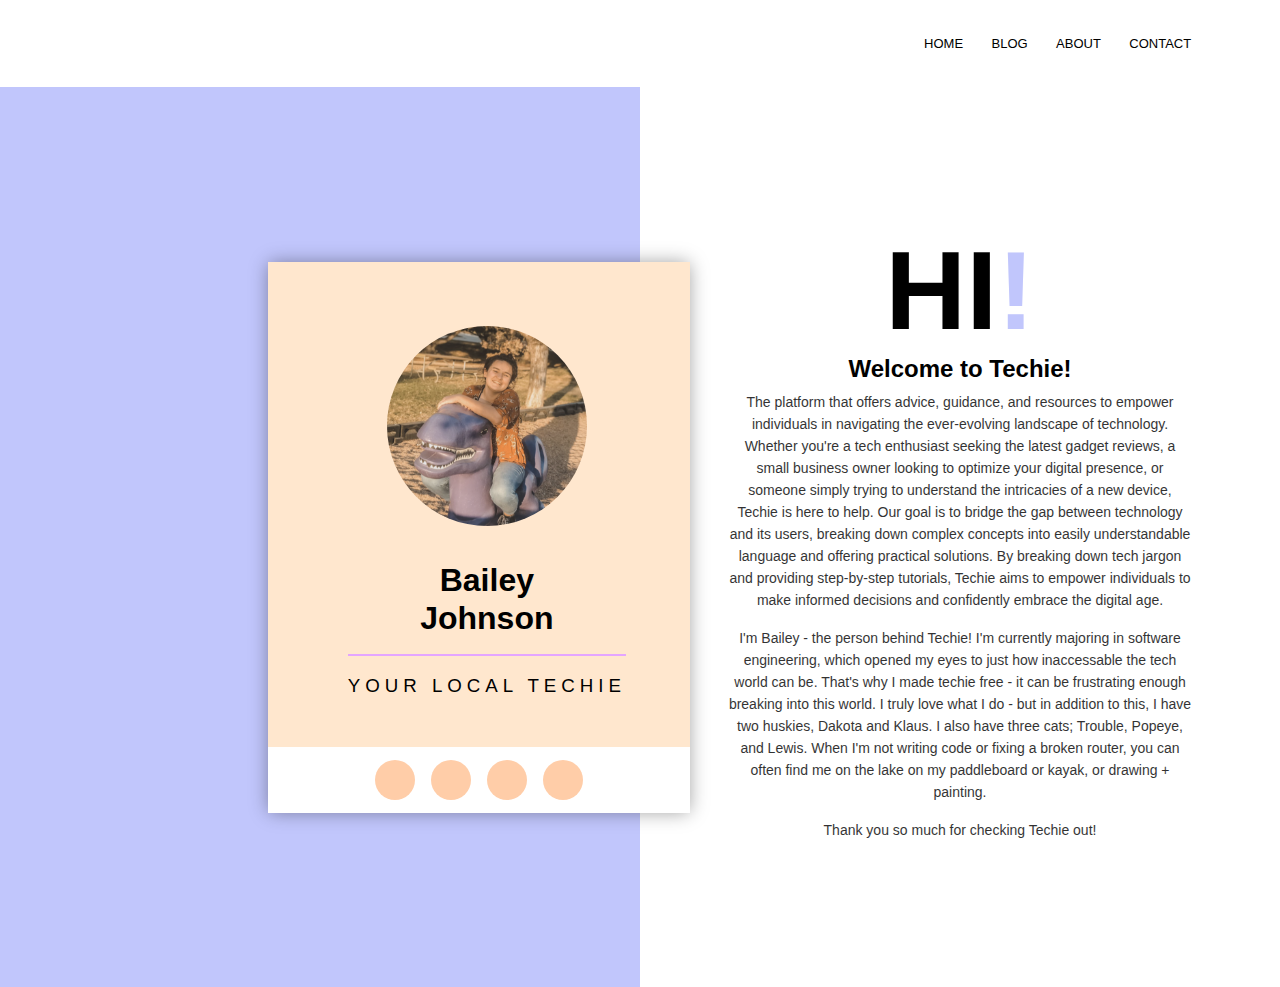
<file: 6.4 Motivation Meme Project/about.html>
<!DOCTYPE html>
<html>
  <head>
    <meta charset="utf-8">
    <meta http-equiv="X-UA-Compatible" content="IE=edge">
    <title>About Page</title>
    <meta name="viewport" content="width=device-width, initial-scale=1">
    <link rel="stylesheet" href="style2.css">
    <link rel="stylesheet" href="https://cdnjs.cloudflare.com/ajax/libs/font-awesome/5.15.1/css/all.min.css" integrity="sha512-+4zCK9k+qNFUR5X+cKL9EIR+ZOhtIloNl9GIKS57V1MyNsYpYcUrUeQc9vNfzsWfV28IaLL3i96P9sdNyeRssA==" crossorigin="anonymous" />
  </head>
  <body>
 <nav>
      <div class="nav-links" id="navLinks">
        <i class="fa fa-bars" onclick="hideMenu()"></i>
        <ul>
          <li><a href='index.html'>HOME</a></li>
          <li><a href='blog.html'>BLOG</a></li>
          <li><a href='about.html'>ABOUT</a></li>
          <li><a href='contact.html'>CONTACT</a></li>
        </ul>
      </div>
      <i class="fa fa-bars" onclick="showMenu()"></i>
    </nav>
    <div class = "about-wrapper">
      <div class = "about-left">
        <div class = "about-left-content">
          <div>
            <div class = "shadow">
              <div class = "about-img">
                <img src = "images/IMG_4430.PNG" alt = "about image">
              </div>
            </div>

            <h2>Bailey<br>Johnson</h2>
            <h3>your local techie</h3>
          </div>

          <ul class = "icons">
            <li><i class = "fab fa-facebook-f"></i></li>
            <li><i class = "fab fa-twitter"></i></li>
            <li><i class = "fab fa-linkedin"></i></li>
            <li><i class = "fab fa-instagram"></i></li>
          </ul>
        </div>
      </div>

      <div class = "about-right">
        <h1>hi<span>!</span></h1>
        <h2>Welcome to Techie!</h2>

        <div class = "about-para">
          <p>The platform that offers advice, guidance, and resources to empower individuals in navigating the ever-evolving landscape of technology. Whether you're a tech enthusiast seeking the latest gadget reviews, a small business owner looking to optimize your digital presence, or someone simply trying to understand the intricacies of a new device, Techie is here to help. Our goal is to bridge the gap between technology and its users, breaking down complex concepts into easily understandable language and offering practical solutions. By breaking down tech jargon and providing step-by-step tutorials, Techie aims to empower individuals to make informed decisions and confidently embrace the digital age. </p>
          <p>I'm Bailey - the person behind Techie! I'm currently majoring in software engineering, which opened my eyes to just how inaccessable the tech world can be. That's why I made techie free - it can be frustrating enough breaking into this world. I truly love what I do - but in addition to this, I have two huskies, Dakota and Klaus. I also have three cats; Trouble, Popeye, and Lewis. When I'm not writing code or fixing a broken router, you can often find me on the lake on my paddleboard or kayak, or drawing + painting.</p>
          <p>Thank you so much for checking Techie out!</p>
        </div>
      </div>
    </div>


  </body>
</html>
</file>
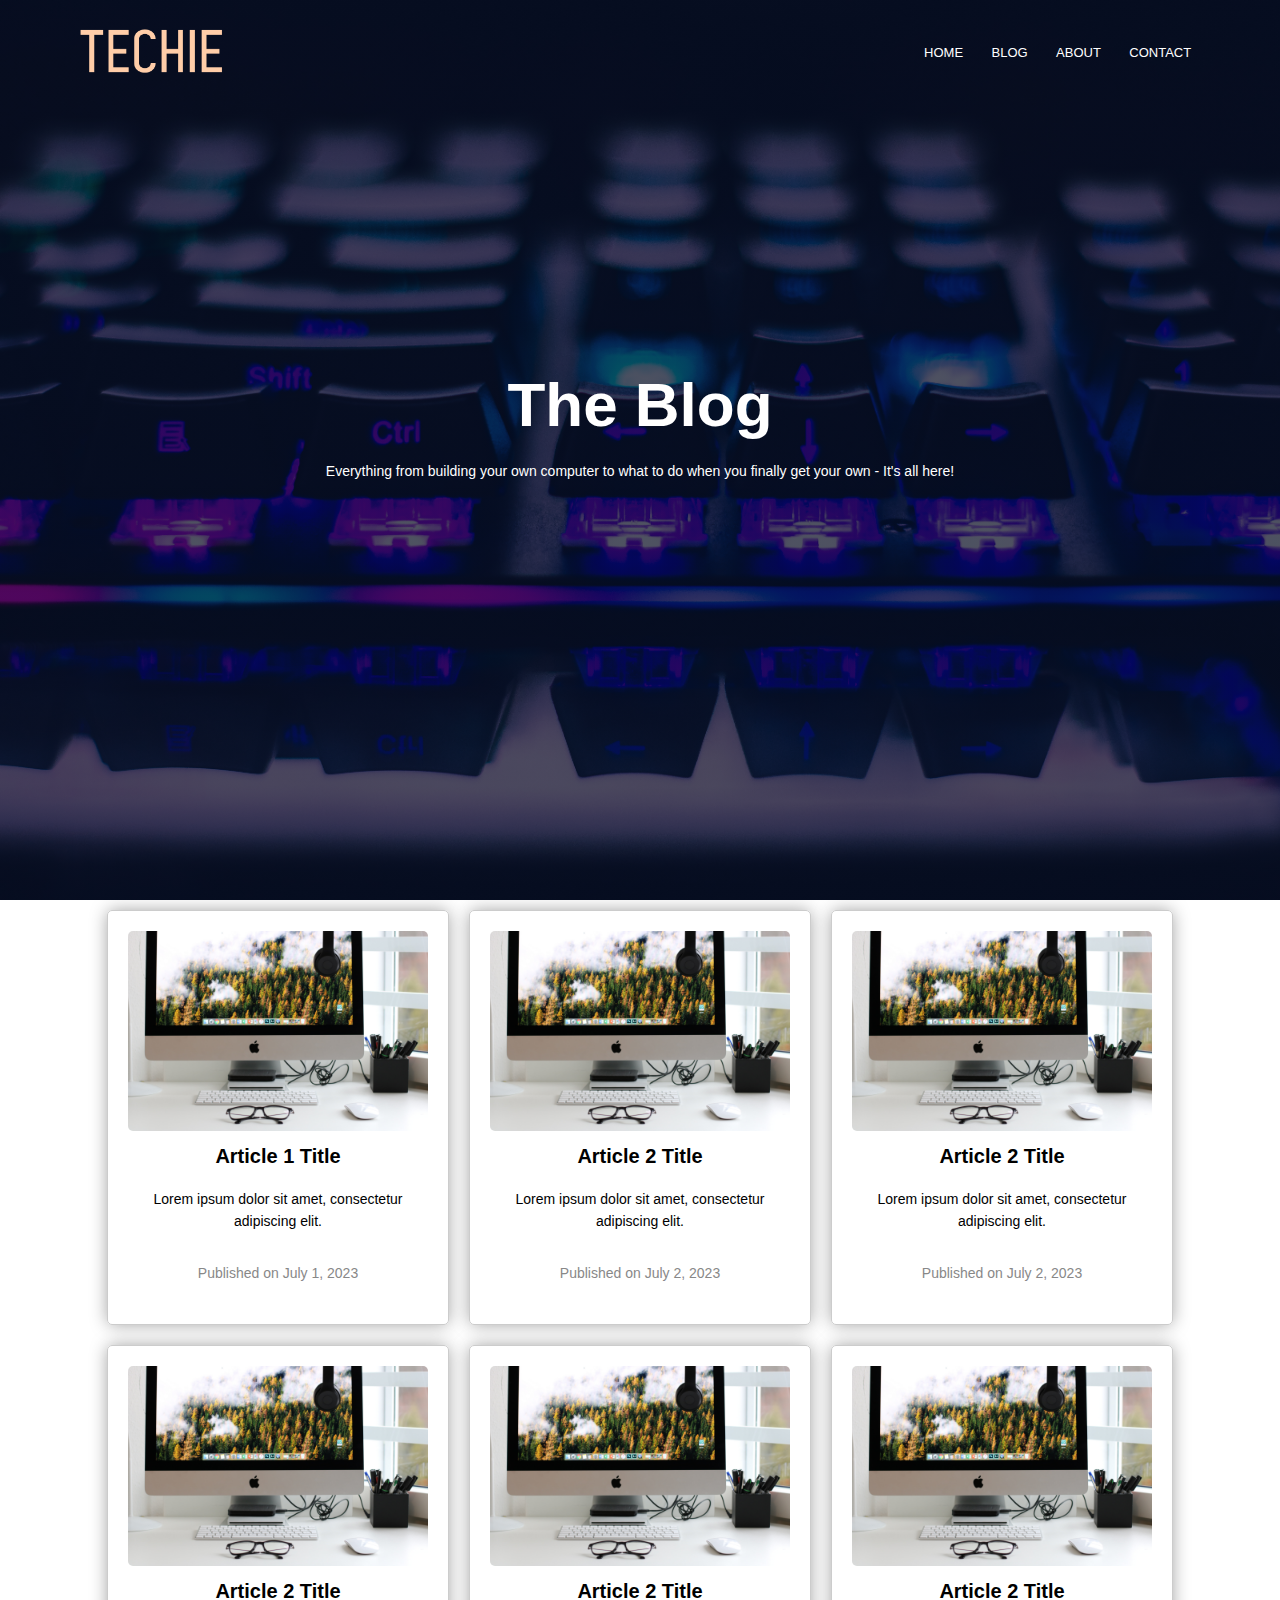
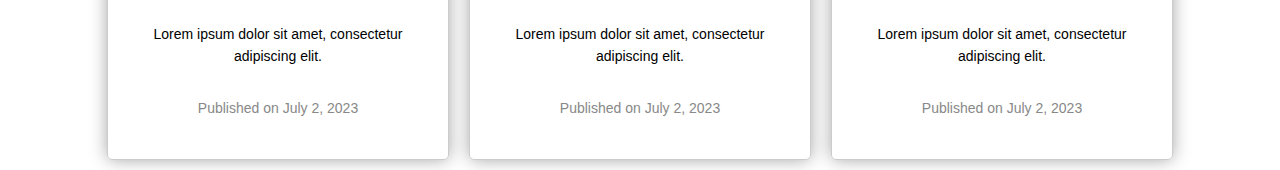
<file: 6.4 Motivation Meme Project/blog.html>
<!DOCTYPE html>
<html>
<head>
  <title>Blog Articles</title>
  <link rel="stylesheet" type="text/css" href="style3.css">
</head>
<body>
      <section class="header">
    <nav>
      <a href="index.html"><img src="images/logo.png"></a>
      <div class="nav-links" id="navLinks">
        <i class="fa fa-bars" onclick="hideMenu()"></i>
        <ul>
          <li><a href='index.html'>HOME</a></li>
          <li><a href='blog.html'>BLOG</a></li>
          <li><a href='about.html'>ABOUT</a></li>
          <li><a href='contact.html'>CONTACT</a></li>
        </ul>
      </div>
      <i class="fa fa-bars" onclick="showMenu()"></i>
    </nav>
    <div class="text-box">
      <h1>The Blog</h1>
      <p>Everything from building your own computer to what to do when you finally get your own - It's all here! </p>
    </div>
  </section>
  <div class="container">
    <div class="card">
      <img src="images/pexels-dzenina-lukac-930530.jpg" alt="Article 1">
      <h2>Article 1 Title</h2>
      <p>Lorem ipsum dolor sit amet, consectetur adipiscing elit.</p>
      <p class="date">Published on July 1, 2023</p>
    </div>

    <div class="card">
      <img src="images/pexels-dzenina-lukac-930530.jpg" alt="Article 2">
      <h2>Article 2 Title</h2>
      <p>Lorem ipsum dolor sit amet, consectetur adipiscing elit.</p>
      <p class="date">Published on July 2, 2023</p>
    </div>

     <div class="card">
      <img src="images/pexels-dzenina-lukac-930530.jpg" alt="Article 2">
      <h2>Article 2 Title</h2>
      <p>Lorem ipsum dolor sit amet, consectetur adipiscing elit.</p>
      <p class="date">Published on July 2, 2023</p>
    </div>

     <div class="card">
      <img src="images/pexels-dzenina-lukac-930530.jpg" alt="Article 2">
      <h2>Article 2 Title</h2>
      <p>Lorem ipsum dolor sit amet, consectetur adipiscing elit.</p>
      <p class="date">Published on July 2, 2023</p>
    </div>

     <div class="card">
      <img src="images/pexels-dzenina-lukac-930530.jpg" alt="Article 2">
      <h2>Article 2 Title</h2>
      <p>Lorem ipsum dolor sit amet, consectetur adipiscing elit.</p>
      <p class="date">Published on July 2, 2023</p>
    </div>

     <div class="card">
      <img src="images/pexels-dzenina-lukac-930530.jpg" alt="Article 2">
      <h2>Article 2 Title</h2>
      <p>Lorem ipsum dolor sit amet, consectetur adipiscing elit.</p>
      <p class="date">Published on July 2, 2023</p>
    </div>

    <!-- Add more cards for additional articles -->
  </div>
</body>
</html>
</file>
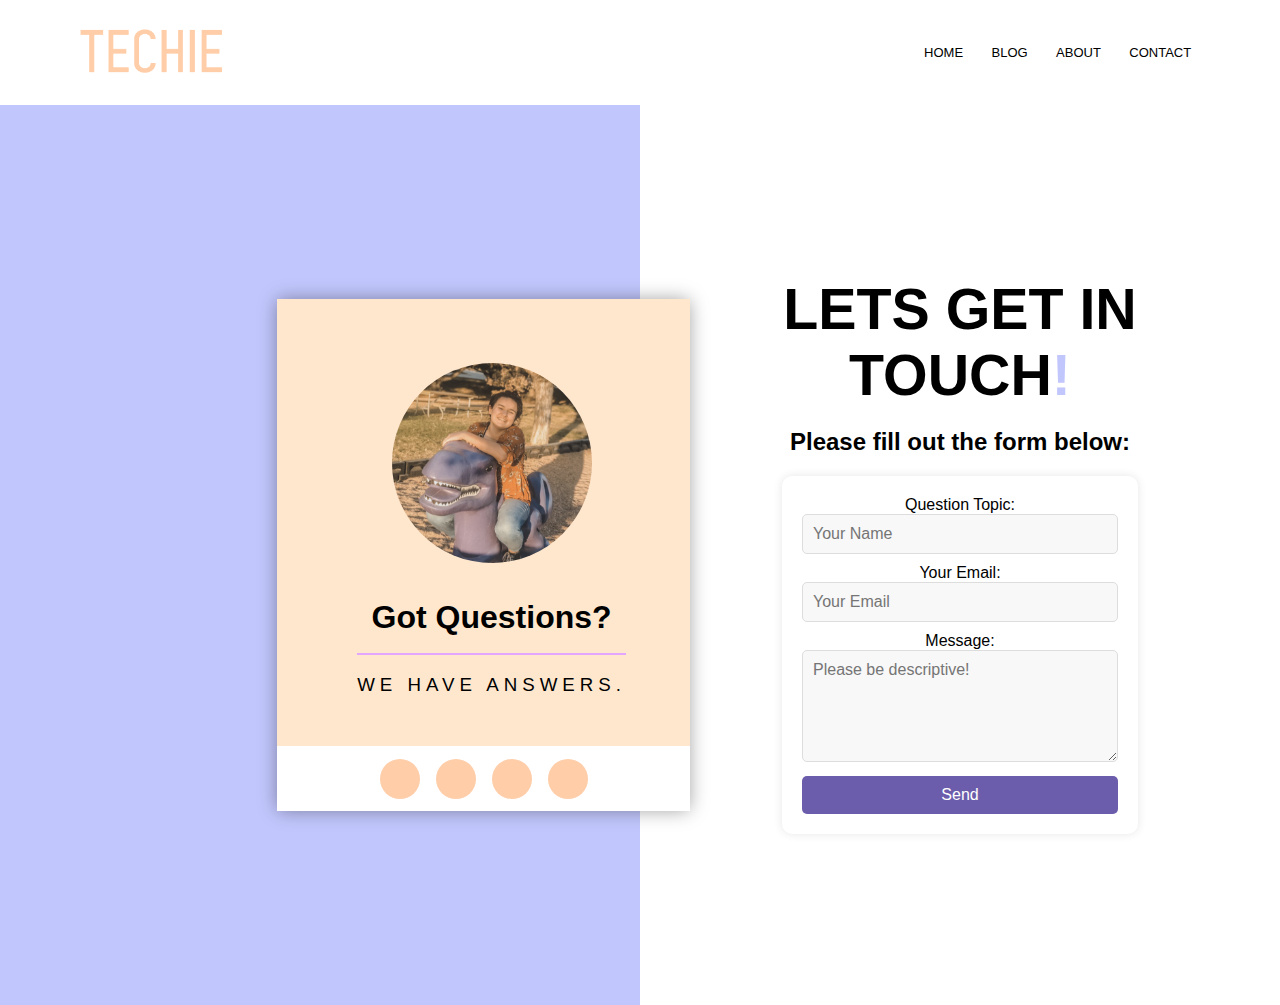
<file: 6.4 Motivation Meme Project/contact.html>
<!DOCTYPE html>
<html>
  <head>
    <meta charset="utf-8">
    <meta http-equiv="X-UA-Compatible" content="IE=edge">
    <title>About Page</title>
    <meta name="viewport" content="width=device-width, initial-scale=1">
    <link rel="stylesheet" href="style4.css">
    <link rel="stylesheet" href="https://cdnjs.cloudflare.com/ajax/libs/font-awesome/5.15.1/css/all.min.css" integrity="sha512-+4zCK9k+qNFUR5X+cKL9EIR+ZOhtIloNl9GIKS57V1MyNsYpYcUrUeQc9vNfzsWfV28IaLL3i96P9sdNyeRssA==" crossorigin="anonymous" />
  </head>
  <body>

 <nav>
    <a href="index.html"><img src="images/logo.png"></a>
      <div class="nav-links" id="navLinks">
        <i class="fa fa-bars" onclick="hideMenu()"></i>
        <ul>
          <li><a href='index.html'>HOME</a></li>
          <li><a href='blog.html'>BLOG</a></li>
          <li><a href='about.html'>ABOUT</a></li>
          <li><a href='contact.html'>CONTACT</a></li>
        </ul>
      </div>
      <i class="fa fa-bars" onclick="showMenu()"></i>
    </nav>
    <div class = "about-wrapper">
      <div class = "about-left">
        <div class = "about-left-content">
          <div>
            <div class = "shadow">
              <div class = "about-img">
                <img src = "images/IMG_4430.PNG" alt = "about image">
              </div>
            </div>

            <h2>Got Questions?</h2>
            <h3>We have answers.</h3>
          </div>

          <ul class = "icons">
            <li><i class = "fab fa-facebook-f"></i></li>
            <li><i class = "fab fa-twitter"></i></li>
            <li><i class = "fab fa-linkedin"></i></li>
            <li><i class = "fab fa-instagram"></i></li>
          </ul>
        </div>
      </div>

      <div class = "about-right">
        <h1>lets get in touch<span>!</span></h1>
        <h2>Please fill out the form below:</h2>
        <div class = "about-para">
         <form action="bailey.hitechie@gmail.com" method="get" enctype="text/plain">
    Question Topic:<br>
    <input type="text" name="subject" placeholder="Your Name"><br>
    Your Email:<br>
    <input type="email" name="email" placeholder="Your Email"><br>
    Message:<br>
    <textarea name="body" rows="5" cols="30" placeholder="Please be descriptive!"></textarea><br>
    <input type="submit" value="Send">
  </form>
        </div>
      </div>
    </div>


  </body>
</html>
</file>
<file: 6.4 Motivation Meme Project/style2.css>
@import url('https://fonts.googleapis.com/css2?family=Poppins:wght@200;300;400;500;600;700;800&display=swap');

*{
    padding: 0;
    margin: 0;
    box-sizing: border-box;
}
body{
    font-family: 'Poppins', sans-serif;
}
.about-wrapper{
    height: 100vh;
}
.about-left{
    background: #C1C6FC;
    display: flex;
    flex-direction: column;
    align-items: center;
    justify-content: center;
    height: 100vh;
}
.about-left-content > div{
    background: #FFE7CE;
    padding: 4rem 4rem 2.5rem 5rem;
    text-align: center;
}
.about-left-content{
    box-shadow: 0px 0px 18px -1px rgba(0, 0, 0, 0.39);
    -webkit-box-shadow: 0px 0px 18px -1px rgba(0, 0, 0, 0.39);
    -moz-box-shadow: 0px 0px 18px -1px rgba(0, 0, 0, 0.39);
}
.about-img img{
    display: block;
    width: 200px;
}
.about-img{
    width: 200px;
    height: 200px;
    overflow: hidden;
    border-radius: 50%;
    transition: all 0.5s ease-in-out;
}
.shadow{
    margin-left: auto;
    margin-right: auto;
    border-radius: 50%;
    width: 200px;
    height: 200px;
    position: relative;
    cursor: pointer;
}
.shadow::after{
    content: "";
    position: absolute;
    background: rgba(0, 0, 0, 0.4);
    left: 50%;
    transform: translateX(-50%);
    bottom: -20px;
    height: 7px;
    width: 50px;
    filter: blur(3px);
    -webkit-filter: blur(3px);
    opacity: 0;
    transition: all 0.6s ease;
}
.shadow:hover .about-img{
    transform: translateY(-10px);
}
.shadow:hover::after{
    opacity: 1;
}
.about-left-content h2{
    font-size: 2rem;
    margin: 2.2rem 0 0.6rem 0;
    line-height: 1.2;
    padding-bottom: 1rem;
    border-bottom: 2px solid #E4A5FF;
}
.about-left-content h3{
    text-transform: uppercase;
    font-weight: 300;
    letter-spacing: 5px;
    margin-top: 1.2rem;
}
.icons{
    background: #fff;
    display: flex;
    justify-content: center;
    padding: 0.8rem 0;
}
.icons li{
    list-style-type: none;
    background: #FFCDA8;
    color: #fff;
    width: 40px;
    height: 40px;
    margin: 0 0.5rem;
    border-radius: 50%;
    display: flex;
    justify-content: center;
    align-items: center;
    font-size: 1.2rem;
    cursor: pointer;
    transition: all 0.5s ease-in-out;
}
.icons li:hover{
    background: #edffec;
    color: #000;
}
.about-right{
    background: #fff;
    height: 100vh;
    display: flex;
    flex-direction: column;
    align-items: center;
    justify-content: center;
    padding: 0 5rem;
    text-align: center;
}
.about-right h1{
    font-size: 7rem;
    text-transform: uppercase;
}
.about-right h1 span{
    color: #C1C6FC;
}
.about-right h2{
    font-weight: 600;
}
.about-btns{
    display: flex;
    margin: 2rem 0;
}
.btn{
    border: none;
    font-size: 0.9rem;
    text-transform: uppercase;
    border: 2px solid #000;
    border-radius: 20px;
    padding: 0.55rem 0;
    width: 130px;
    font-weight: 600;
    background: transparent;
    margin: 0 0.5rem;
    cursor: pointer;
}
.btn.btn-pink{
    background: #C1C6FC;
    color: #fff;
    border-color: #C1C6FC;
    transition: all 0.5s ease-in-out;
}
.btn.btn-pink:hover{
    background: transparent;
    border-color: #C1C6FC;
    color: #000;
}
.btn.btn-white{
    transition: all 0.5s ease-in-out;
}
.btn.btn-white:hover{
    background: #C1C6FC;
    border-color: #C1C6FC;
    color: #fff;
}
.about-para p{
    font-weight: 300;
    padding: 0.5rem;
    opacity: 0.8;
}

@media screen and (min-width: 992px){
    .about-wrapper{
        display: grid;
        grid-template-columns: repeat(2, 1fr);
    }
    .about-left{
        position: relative;
    }
    .about-left-content{
        position: absolute;
        right: -50px;
    }
}
* {
    margin: 0;
    padding: 0;
    font-family: 'Montserrat', sans-serif;
}

.header {
    min-height: 100vh;
    width: 100%;
    background-image: linear-gradient(rgba(4, 9, 30, 0.7), rgba(4, 9, 30, 0.7)), url(images/empty-monochromatic-light-blue-background.jpg);
    background-position: center;
    background-size: cover;
    position: relative;
}

nav {
    display: flex;
    padding: 2% 6%;
    justify-content: space-between;
    align-items: center;
}

nav img {
    width: 150px;

}

.nav-links {
    flex: 1;
    text-align: right;
}

.nav-links ul li {
    list-style: none;
    display: inline-block;
    padding: 8px 12px;
    position: relative;
}

.nav-links ul li a {
    color: rgb(0, 0, 0);
    text-decoration: none;
    font-size: 13px;

}

.nav-links ul li::after {
    content: '';
    width: 0%;
    height: 2px;
    background: #E4A5FF;
    display: block;
    margin: auto;
    transition: 0.5s;
}

.nav-links ul li:hover::after {
    width: 100%;
}

.text-box {
    width: 90%;
    color: white;
    position: absolute;
    top: 50%;
    left: 50%;
    transform: translate(-50%, -50%);
    text-align: center;
}

.text-box h1 {
    font-size: 62px;

}

.text-box p {
    margin: 10px 0 40px;
    font-size: 14px;
    color: white;
}

.hero-btn {
    display: inline-block;
    text-decoration: none;
    color: white;
    border: 1px solid white;
    padding: 12px 34px;
    font-size: 13px;
    background: transparent;
    position: relative;
    cursor: pointer;
}

.hero-btn:hover {
    border: 1px solid #E4A5FF;
    background: #E4A5FF;
    transition: 1s;
}

nav .fa {
    display: none;
}


@media(max-width: 700px) {
    .text-box h1 {
        font-size: 20px;
    }

    .nav-links ul li {
        display: block;
    }

    .nav-links {
        position: absolute;
        background: #E4A5FF;
        height: 100vh;
        width: 200px;
        top: 0;
        right: -200;
        text-align: left;
        z-index: 2;
        transition: 1s;
    }

    nav .fa {
        display: block;
        color: white;
        margin: 10px;
        font-size: 22px;
        cursor: pointer;
    }

    .nav-links ul {
        padding: 30px;

    }
}

/*Course
*/

.blog {
    width: 80%;
    margin: auto;
    text-align: center;
    padding-top: 100px;
}

h1 {
    font-size: 36px;
    font-weight: 600;
}

p {
    color: rgb(0, 0, 0);
    font-size: 14px;
    font-weight: 300;
    line-height: 22px;
    padding: 10px;
}

.row {
    margin-top: 5%;
    display: flex;
    justify-content: space-between;
}

.col {
    flex-basis: 31%;
    background: #FFCDA8;
    border-radius: 10px;
    margin-bottom: 5%;
    padding: 20px 12px;
    box-sizing: border-box;
    transition: 0.5s;
}

h3 {
    text-align: center;
    font-weight: 600;
    margin: 10px 0;
}

.col:hover {
    box-shadow: 0 0 20px 0px rgba(0, 0, 0, 0.2);
}

@media(max-width: 700px) {
    .row {
        flex-direction: column;
    }
}
</file>
<file: 6.4 Motivation Meme Project/style3.css>
.container {
    display: flex;
    flex-wrap: wrap;
    justify-content: center;
}

.card {
    width: 300px;
    padding: 20px;
    margin: 10px;
    border: 1px solid #ccc;
    border-radius: 5px;
    text-align: center;
    box-shadow: 0px 0px 18px -1px rgba(0, 0, 0, 0.39);
        -webkit-box-shadow: 0px 0px 18px -1px rgba(0, 0, 0, 0.39);
        -moz-box-shadow: 0px 0px 18px -1px rgba(0, 0, 0, 0.39);;
}

.card img {
    width: 100%;
    height: auto;
    margin-bottom: 10px;
    border-radius: 5px;
}

.card h2 {
    font-size: 20px;
    margin-bottom: 10px;
}

.card p {
    margin-bottom: 10px;
}

.card .date {
    color: #888;
    font-size: 14px;
}
* {
    margin: 0;
    padding: 0;
    font-family: 'Montserrat', sans-serif;
}

.header {
    min-height: 100vh;
    width: 100%;
    background-image: linear-gradient(rgba(4, 9, 30, 0.7), rgba(4, 9, 30, 0.7)), url(images/pexels-john-petalcurin-2115257.jpg);
    background-position: center;
    background-size: cover;
    position: relative;
}

nav {
    display: flex;
    padding: 2% 6%;
    justify-content: space-between;
    align-items: center;
}

nav img {
    width: 150px;

}

.nav-links {
    flex: 1;
    text-align: right;
}

.nav-links ul li {
    list-style: none;
    display: inline-block;
    padding: 8px 12px;
    position: relative;
}

.nav-links ul li a {
    color: white;
    text-decoration: none;
    font-size: 13px;

}

.nav-links ul li::after {
    content: '';
    width: 0%;
    height: 2px;
    background: #E4A5FF;
    display: block;
    margin: auto;
    transition: 0.5s;
}

.nav-links ul li:hover::after {
    width: 100%;
}

.text-box {
    width: 90%;
    color: white;
    position: absolute;
    top: 50%;
    left: 50%;
    transform: translate(-50%, -50%);
    text-align: center;
}

.text-box h1 {
    font-size: 62px;

}

.text-box p {
    margin: 10px 0 40px;
    font-size: 14px;
    color: white;
}

.hero-btn {
    display: inline-block;
    text-decoration: none;
    color: white;
    border: 1px solid white;
    padding: 12px 34px;
    font-size: 13px;
    background: transparent;
    position: relative;
    cursor: pointer;
}

.hero-btn:hover {
    border: 1px solid #E4A5FF;
    background: #E4A5FF;
    transition: 1s;
}

nav .fa {
    display: none;
}


@media(max-width: 700px) {
    .text-box h1 {
        font-size: 20px;
    }

    .nav-links ul li {
        display: block;
    }

    .nav-links {
        position: absolute;
        background: #E4A5FF;
        height: 100vh;
        width: 200px;
        top: 0;
        right: -200;
        text-align: left;
        z-index: 2;
        transition: 1s;
    }

    nav .fa {
        display: block;
        color: white;
        margin: 10px;
        font-size: 22px;
        cursor: pointer;
    }

    .nav-links ul {
        padding: 30px;

    }
}

/*Course
*/

.blog {
    width: 80%;
    margin: auto;
    text-align: center;
    padding-top: 100px;
}

h1 {
    font-size: 45px;
    font-weight: 600;
}

p {
    color: rgb(0, 0, 0);
    font-size: 14px;
    font-weight: 300;
    line-height: 22px;
    padding: 10px;
}

.row {
    margin-top: 5%;
    display: flex;
    justify-content: space-between;
}

.col {
    flex-basis: 31%;
    background: #FFCDA8;
    border-radius: 10px;
    margin-bottom: 5%;
    padding: 20px 12px;
    box-sizing: border-box;
    transition: 0.5s;
}

h3 {
    text-align: center;
    font-weight: 600;
    margin: 40px 0;
}

.col:hover {
    box-shadow: 0 0 20px 0px rgba(0, 0, 0, 0.2);
}

@media(max-width: 700px) {
    .row {
        flex-direction: column;
    }
}
</file>
<file: 6.4 Motivation Meme Project/style4.css>
@import url('https://fonts.googleapis.com/css2?family=Poppins:wght@200;300;400;500;600;700;800&display=swap');

* {
    padding: 0;
    margin: 0;
    box-sizing: border-box;
}

body {
    font-family: 'Poppins', sans-serif;
}

.about-wrapper {
    height: 100vh;
}

.about-left {
    background: #C1C6FC;
    display: flex;
    flex-direction: column;
    align-items: center;
    justify-content: center;
    height: 100vh;
}

.about-left-content>div {
    background: #FFE7CE;
    padding: 4rem 4rem 2.5rem 5rem;
    text-align: center;
}

.about-left-content {
    box-shadow: 0px 0px 18px -1px rgba(0, 0, 0, 0.39);
    -webkit-box-shadow: 0px 0px 18px -1px rgba(0, 0, 0, 0.39);
    -moz-box-shadow: 0px 0px 18px -1px rgba(0, 0, 0, 0.39);
}

.about-img img {
    display: block;
    width: 200px;
}

.about-img {
    width: 200px;
    height: 200px;
    overflow: hidden;
    border-radius: 50%;
    transition: all 0.5s ease-in-out;
}

.shadow {
    margin-left: auto;
    margin-right: auto;
    border-radius: 50%;
    width: 200px;
    height: 200px;
    position: relative;
    cursor: pointer;
}

.shadow::after {
    content: "";
    position: absolute;
    background: rgba(0, 0, 0, 0.4);
    left: 50%;
    transform: translateX(-50%);
    bottom: -20px;
    height: 7px;
    width: 50px;
    filter: blur(3px);
    -webkit-filter: blur(3px);
    opacity: 0;
    transition: all 0.6s ease;
}

.shadow:hover .about-img {
    transform: translateY(-10px);
}

.shadow:hover::after {
    opacity: 1;
}

.about-left-content h2 {
    font-size: 2rem;
    margin: 2.2rem 0 0.6rem 0;
    line-height: 1.2;
    padding-bottom: 1rem;
    border-bottom: 2px solid #E4A5FF;
}

.about-left-content h3 {
    text-transform: uppercase;
    font-weight: 300;
    letter-spacing: 5px;
    margin-top: 1.2rem;
}

.icons {
    background: #fff;
    display: flex;
    justify-content: center;
    padding: 0.8rem 0;
}

.icons li {
    list-style-type: none;
    background: #FFCDA8;
    color: #fff;
    width: 40px;
    height: 40px;
    margin: 0 0.5rem;
    border-radius: 50%;
    display: flex;
    justify-content: center;
    align-items: center;
    font-size: 1.2rem;
    cursor: pointer;
    transition: all 0.5s ease-in-out;
}

.icons li:hover {
    background: #edffec;
    color: #000;
}

.about-right {
    background: #fff;
    height: 100vh;
    display: flex;
    flex-direction: column;
    align-items: center;
    justify-content: center;
    padding: 0 5rem;
    text-align: center;
}

.about-right h1 {
    font-size: 43pt;
    text-transform: uppercase;
}

.about-right h1 span {
    color: #C1C6FC;
}

.about-right h2 {
    font-weight: 600;
    padding: 20px;
}

.about-btns {
    display: flex;
    margin: 2rem 0;
}

.btn {
    border: none;
    font-size: 0.9rem;
    text-transform: uppercase;
    border: 2px solid #000;
    border-radius: 20px;
    padding: 0.55rem 0;
    width: 130px;
    font-weight: 600;
    background: transparent;
    margin: 0 0.5rem;
    cursor: pointer;
}

.btn.btn-pink {
    background: #C1C6FC;
    color: #fff;
    border-color: #C1C6FC;
    transition: all 0.5s ease-in-out;
}

.btn.btn-pink:hover {
    background: transparent;
    border-color: #C1C6FC;
    color: #000;
}

.btn.btn-white {
    transition: all 0.5s ease-in-out;
}

.btn.btn-white:hover {
    background: #C1C6FC;
    border-color: #C1C6FC;
    color: #fff;
}

.about-para p {
    font-weight: 300;
    padding: 0.5rem;
    opacity: 0.8;
}

@media screen and (min-width: 992px) {
    .about-wrapper {
        display: grid;
        grid-template-columns: repeat(2, 1fr);
    }

    .about-left {
        position: relative;
    }

    .about-left-content {
        position: absolute;
        right: -50px;
    }
}

* {
    margin: 0;
    padding: 0;
    font-family: 'Montserrat', sans-serif;
}

.header {
    min-height: 100vh;
    width: 100%;
    background-image: linear-gradient(rgba(4, 9, 30, 0.7), rgba(4, 9, 30, 0.7)), url(images/empty-monochromatic-light-blue-background.jpg);
    background-position: center;
    background-size: cover;
    position: relative;
}

nav {
    display: flex;
    padding: 2% 6%;
    justify-content: space-between;
    align-items: center;
}

nav img {
    width: 150px;

}

.nav-links {
    flex: 1;
    text-align: right;
}

.nav-links ul li {
    list-style: none;
    display: inline-block;
    padding: 8px 12px;
    position: relative;
}

.nav-links ul li a {
    color: rgb(0, 0, 0);
    text-decoration: none;
    font-size: 13px;

}

.nav-links ul li::after {
    content: '';
    width: 0%;
    height: 2px;
    background: #E4A5FF;
    display: block;
    margin: auto;
    transition: 0.5s;
}

.nav-links ul li:hover::after {
    width: 100%;
}

.text-box {
    width: 90%;
    color: white;
    position: absolute;
    top: 50%;
    left: 50%;
    transform: translate(-50%, -50%);
    text-align: center;
}

.text-box h1 {
    font-size: 40px;

}

.text-box p {
    margin: 10px 0 40px;
    font-size: 14px;
    color: white;
}

.hero-btn {
    display: inline-block;
    text-decoration: none;
    color: white;
    border: 1px solid white;
    padding: 12px 34px;
    font-size: 13px;
    background: transparent;
    position: relative;
    cursor: pointer;
}

.hero-btn:hover {
    border: 1px solid #E4A5FF;
    background: #E4A5FF;
    transition: 1s;
}

nav .fa {
    display: none;
}


@media(max-width: 700px) {
    .text-box h1 {
        font-size: 20px;
    }

    .nav-links ul li {
        display: block;
    }

    .nav-links {
        position: absolute;
        background: #E4A5FF;
        height: 100vh;
        width: 200px;
        top: 0;
        right: -200;
        text-align: left;
        z-index: 2;
        transition: 1s;
    }

    nav .fa {
        display: block;
        color: white;
        margin: 10px;
        font-size: 22px;
        cursor: pointer;
    }

    .nav-links ul {
        padding: 30px;

    }
}

/*Course
*/

.blog {
    width: 80%;
    margin: auto;
    text-align: center;
    padding-top: 100px;
}

h1 {
    font-size: 36px;
    font-weight: 600;
}

p {
    color: rgb(0, 0, 0);
    font-size: 14px;
    font-weight: 300;
    line-height: 22px;
    padding: 10px;
}

.row {
    margin-top: 5%;
    display: flex;
    justify-content: space-between;
}

.col {
    flex-basis: 31%;
    background: #FFCDA8;
    border-radius: 10px;
    margin-bottom: 5%;
    padding: 20px 12px;
    box-sizing: border-box;
    transition: 0.5s;
}

h3 {
    text-align: center;
    font-weight: 600;
    margin: 10px 0;
}

.col:hover {
    box-shadow: 0 0 20px 0px rgba(0, 0, 0, 0.2);
}

@media(max-width: 700px) {
    .row {
        flex-direction: column;
    }
}
form {
    max-width: 400px;
    margin: 0 auto;
    padding: 20px;
    background-color: #fff;
    border-radius: 10px;
    box-shadow: 0 0 10px rgba(0, 0, 0, 0.1);
}

input[type="text"],
input[type="email"],
textarea {
    width: 100%;
    padding: 10px;
    margin-bottom: 10px;
    border: 1px solid #ddd;
    border-radius: 5px;
    background-color: #f8f8f8;
    font-size: 16px;
}

input[type="text"]:focus,
input[type="email"]:focus,
textarea:focus {
    outline: none;
    border-color: #bcbcff;
    box-shadow: 0 0 5px rgba(188, 188, 255, 0.5);
}

input[type="submit"] {
    display: block;
    width: 100%;
    padding: 10px;
    border: none;
    border-radius: 5px;
    background-color: #6b5dab;
    color: #fff;
    font-size: 16px;
    cursor: pointer;
}

input[type="submit"]:hover {
    background-color: #4a4095;
}
</file>
